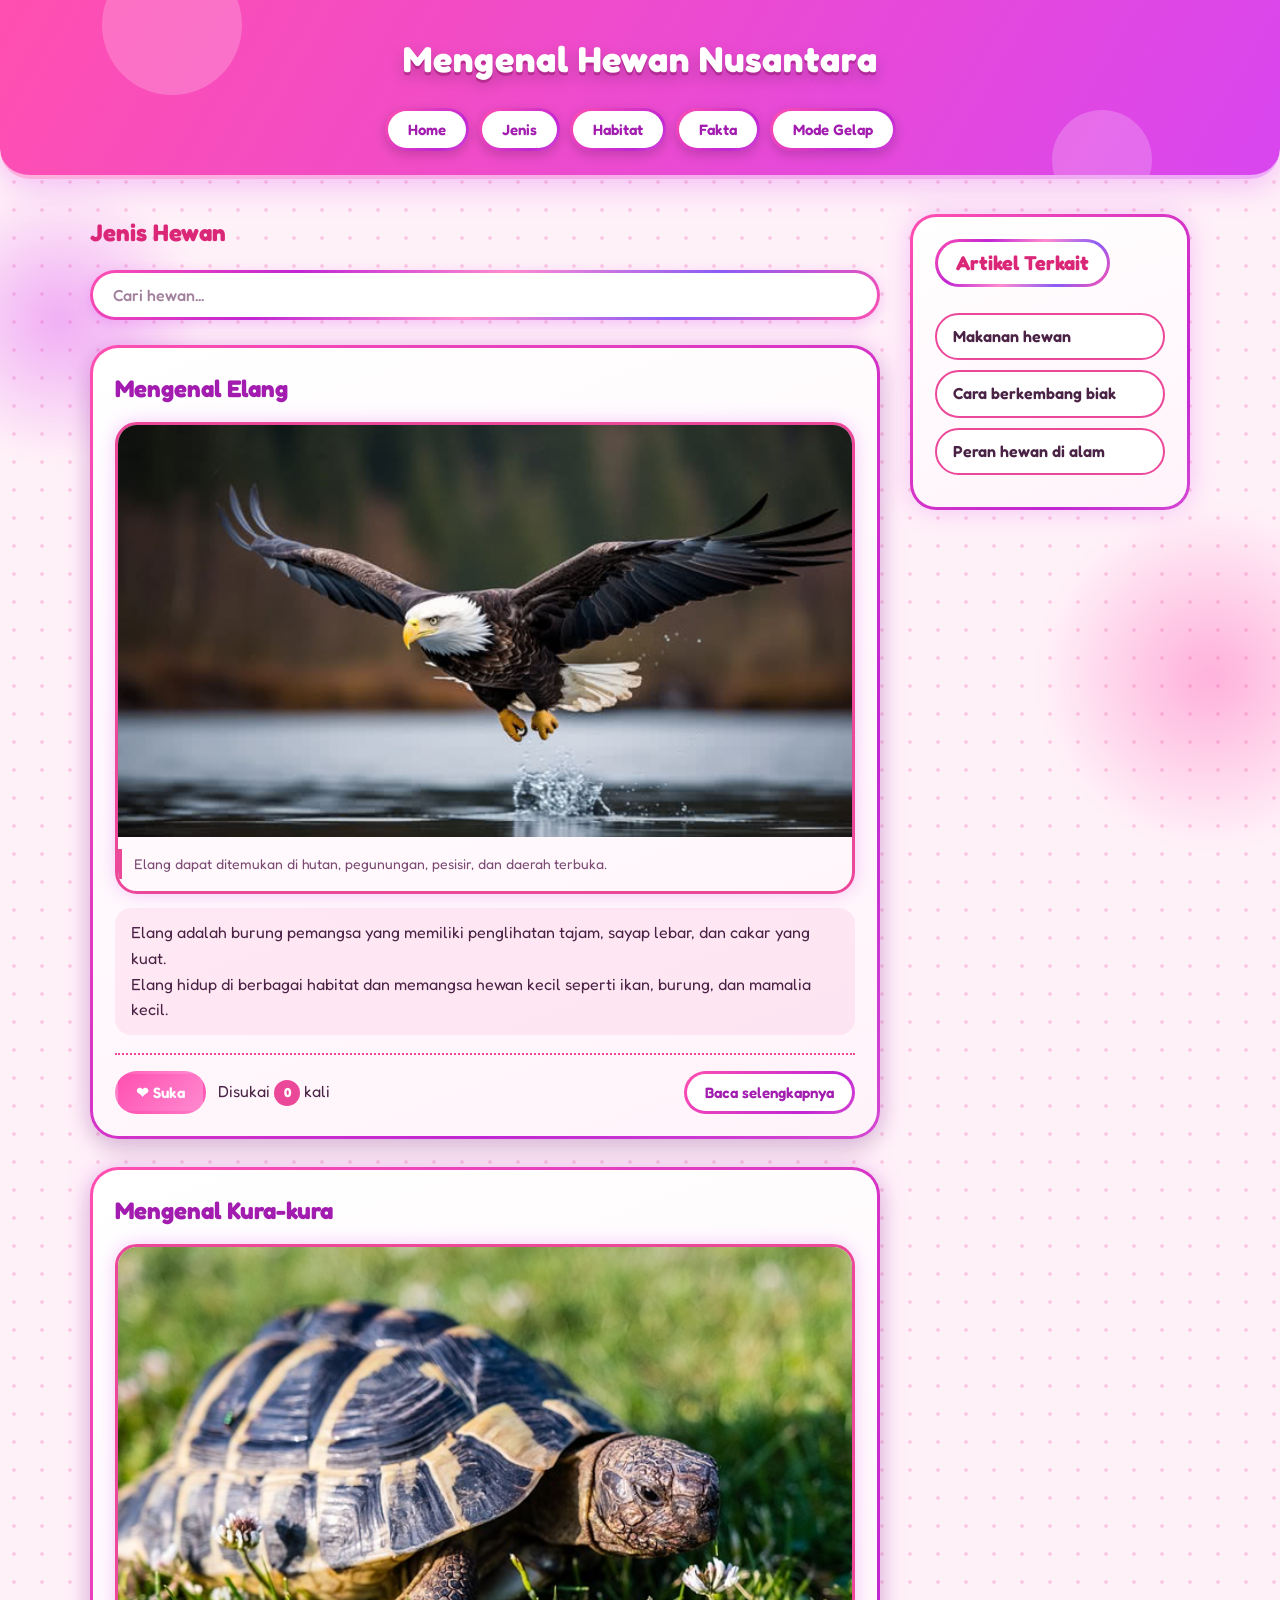
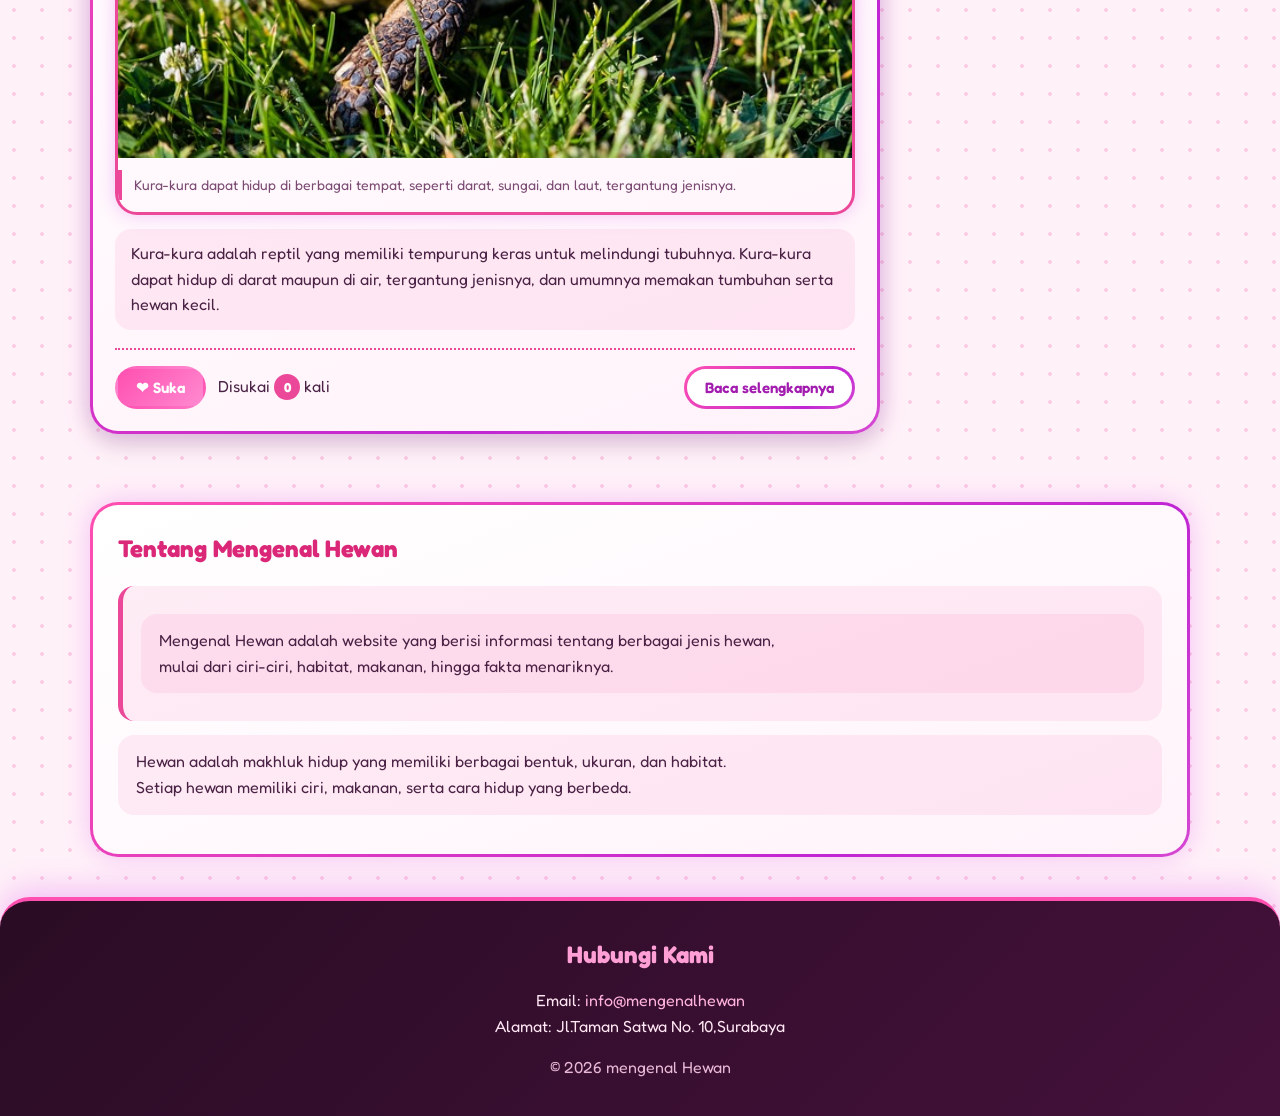
<file: index.html>
<!doctype html>
<html lang="id">
  <head>
    <meta charset="UTF-8" />
    <meta name="viewport" content="width=device-width, initial-scale=1.0" />
    <title>Mengenal Hewan</title>

    <link rel="stylesheet" href="style.css" />

    <!-- TAMBAHAN JS: menyambungkan file script.js. "defer" = tunggu HTML selesai dimuat dulu -->
    <script src="script.js" defer></script>

    <style>
      h1 {
        font-size: 20px;
        background-color: turquoise;
      }
    </style>
  </head>
  <body>
    <!--Header-->
    <header id="judul">
      <h1>Mengenal Hewan</h1>

      <!--Navigasi-->
      <nav id="navigasi">
        <a href="#">Home</a>
        <a href="jenis.html">Jenis</a>
        <a href="habitat.html">Habitat</a>
        <a href="fakta.html">Fakta</a>
        <!-- TAMBAHAN JS: tombol mode gelap -->
        <button id="tombol-gelap">Mode Gelap</button>
      </nav>
    </header>

    <!--Konten Utama-->
    <main>
      <!--Section-->
      <section id="jenis">
        <h2>Jenis Hewan</h2>

        <!-- TAMBAHAN JS (Tantangan 2, opsional): kotak cari hewan -->
        <input type="text" id="cari" placeholder="Cari hewan..." />

        <!--article 1-->
        <article class="kartu">
          <h3>Mengenal Elang</h3>
        
          <figure>
            <img src="pngtree-an-eagle-with-its-wings-spread-is-flying-out-of-the-image_2514034.jpg" alt="" width="400" height="225"
                 alt=""
                 width="400"
                 height="200" />
                 
            <figcaption>
              Elang dapat ditemukan di hutan, pegunungan, pesisir, dan daerah
              terbuka.
            </figcaption>
          </figure>

          <p>
            Elang adalah burung pemangsa yang memiliki penglihatan tajam, sayap
            lebar, dan cakar yang kuat. <br />
            Elang hidup di berbagai habitat dan memangsa hewan kecil seperti
            ikan, burung, dan mamalia kecil.
          </p>

          <!-- TAMBAHAN JS: teks tambahan (disembunyikan dulu lewat class "sembunyi") -->
          <p class="selengkapnya sembunyi">
            Elang membuat sarang di pohon tinggi atau tebing. Beberapa jenis
            elang di Indonesia, seperti Elang Jawa, termasuk satwa yang
            dilindungi.
          </p>

          <!-- TAMBAHAN JS: tombol Suka dan Baca selengkapnya -->
          <div class="aksi">
            <button class="btn-suka">❤ Suka</button>
            <span>Disukai <strong class="jumlah-suka">0</strong> kali</span>
            <button class="btn-baca">Baca selengkapnya</button>
          </div>
        </article>

        <!--article 2-->
        <article class="kartu">
          <h3>Mengenal Kura-kura</h3>
          
          <figure>
            <img src="turtle-3422221_640.jpg" alt="" width="400" height="200"
                 alt=""
                 width="400"
                 height="200" />
          
            <figcaption>
              Kura-kura dapat hidup di berbagai tempat, seperti darat, sungai,
              dan laut, tergantung jenisnya.
            </figcaption>
          </figure>
          <p>
            Kura-kura adalah reptil yang memiliki tempurung keras untuk
            melindungi tubuhnya. Kura-kura <br />
            dapat hidup di darat maupun di air, tergantung jenisnya, dan umumnya
            memakan tumbuhan serta hewan kecil.
          </p>

          <!-- TAMBAHAN JS: teks tambahan (disembunyikan dulu lewat class "sembunyi") -->
          <p class="selengkapnya sembunyi">
            Tempurung kura-kura menyatu dengan tulang punggung dan tulang
            rusuknya, sehingga kura-kura tidak bisa keluar dari tempurungnya.
            Beberapa jenis dapat hidup lebih dari 50 tahun.
          </p>

          <!-- TAMBAHAN JS: tombol Suka dan Baca selengkapnya -->
          <div class="aksi">
            <button class="btn-suka">❤ Suka</button>
            <span>Disukai <strong class="jumlah-suka">0</strong> kali</span>
            <button class="btn-baca">Baca selengkapnya</button>
          </div>
        </article>
      </section>

      <!--Aside/Sidebar-->
      <aside>
        <h2>Artikel Terkait</h2>
        <ul>
          <li><a href="#">Makanan hewan</a></li>
          <li><a href="#">Cara berkembang biak</a></li>
          <li><a href="#">Peran hewan di alam</a></li>
        </ul>
      </aside>

      <!--Section Tentang-->
      <section id="Tentang">
        <h2>Tentang Mengenal Hewan</h2>

        <div class="wrapper">
          <p>
            Mengenal Hewan adalah website yang berisi informasi tentang berbagai
            jenis hewan, <br />
            mulai dari ciri-ciri, habitat, makanan, hingga fakta menariknya.
          </p>
        </div>
        <p>
          Hewan adalah makhluk hidup yang memiliki berbagai bentuk, ukuran, dan
          habitat. <br />
          Setiap hewan memiliki ciri, makanan, serta cara hidup yang berbeda.
        </p>
      </section>
    </main>
    <!--Footer-->
    <footer id="kontak">
      <h2>Kontak</h2>

      <address class="alamat">
        Email:
        <a href="mailto:info@mengenalhewan">info@mengenalhewan</a>
        <br />

        Alamat: Jl.Taman Satwa No. 10,Surabaya
      </address>

      <p>&copy; 2026 mengenal Hewan</p>
    </footer>
  </body>
</html>
</file>
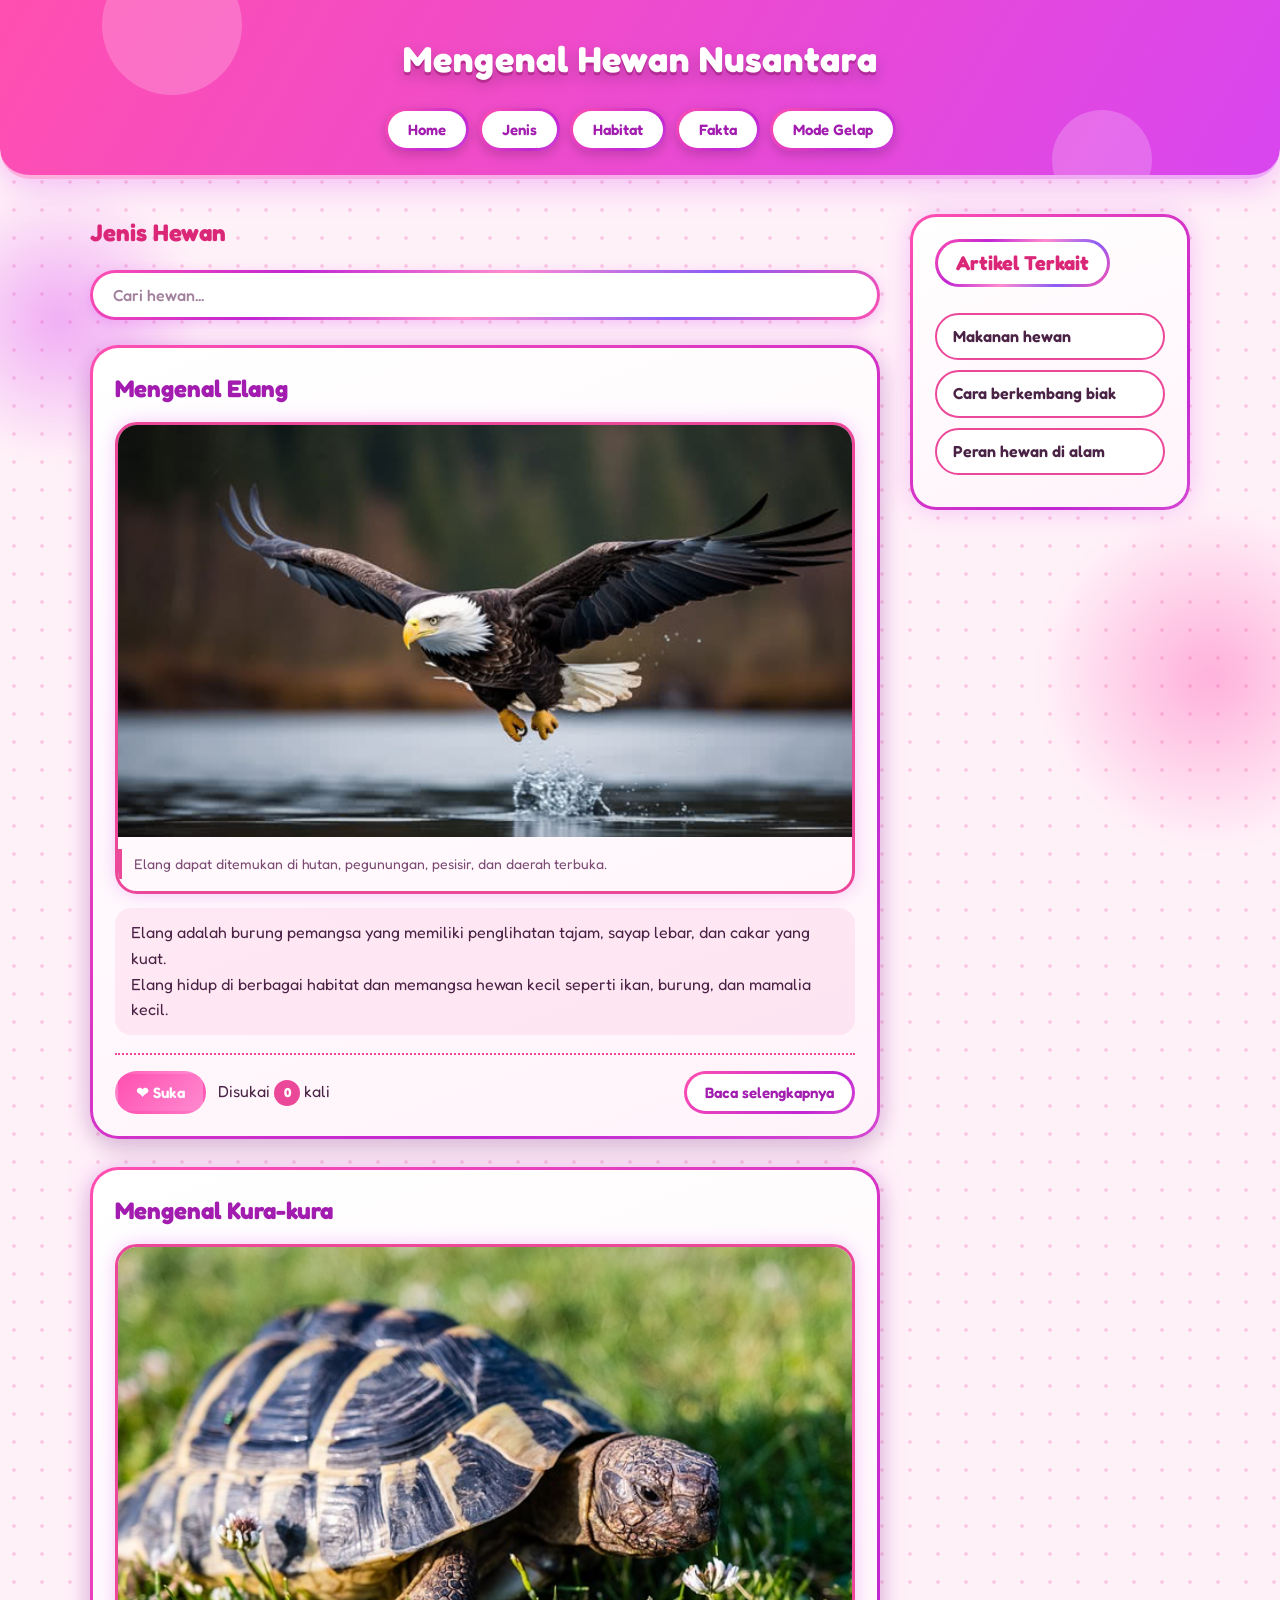
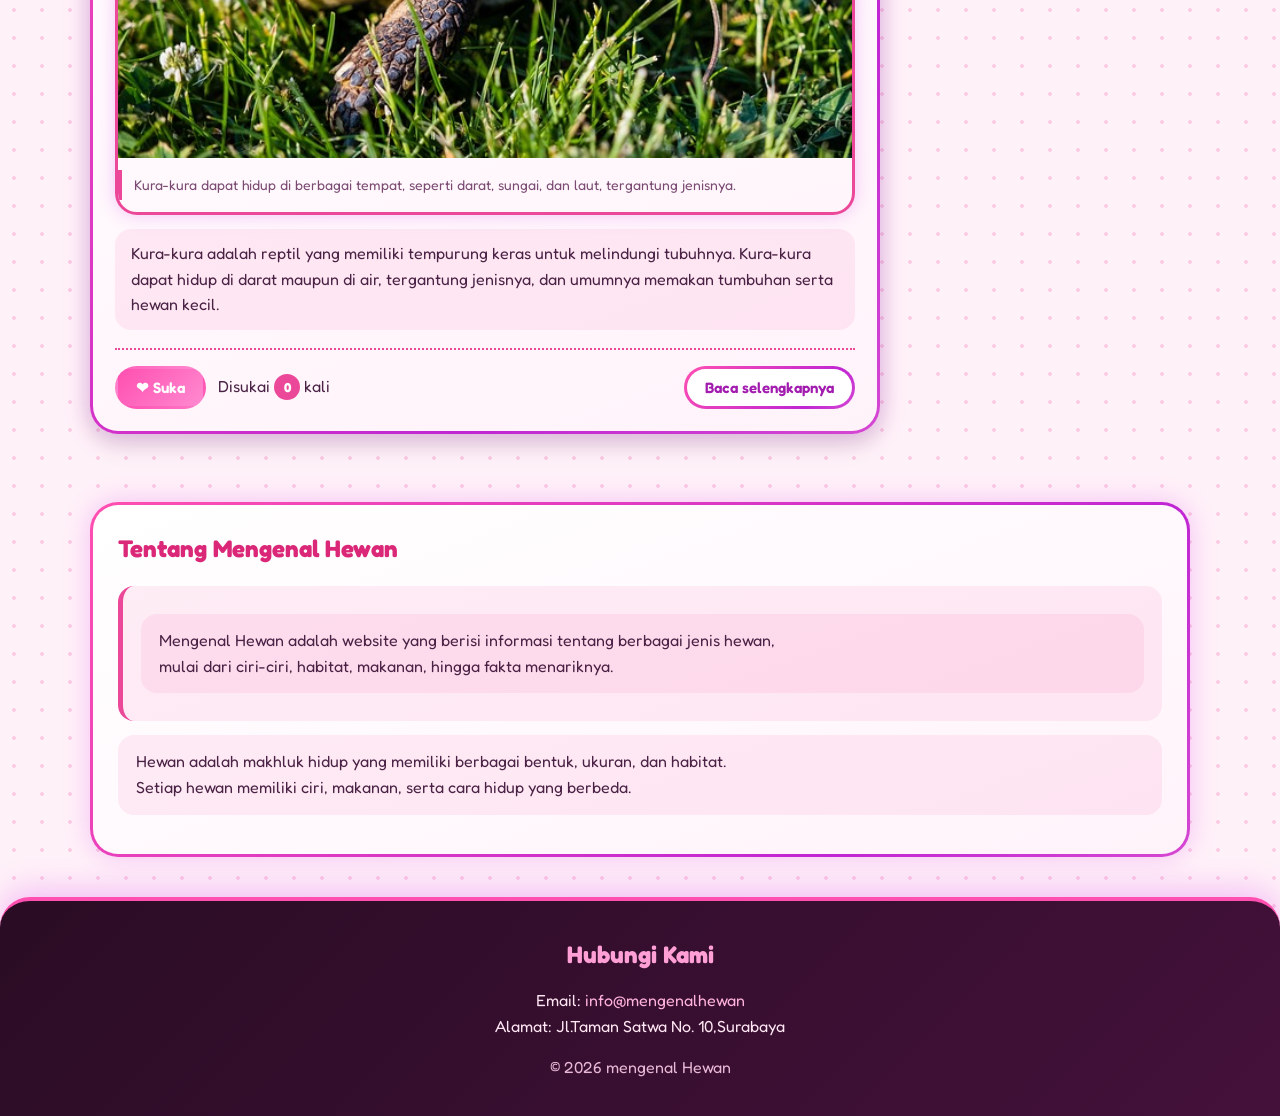
<file: html.css.js/index.html>
<!doctype html>
<html lang="id">
  <head>
    <meta charset="UTF-8" />
    <meta name="viewport" content="width=device-width, initial-scale=1.0" />
    <title>Mengenal Hewan</title>

    <link rel="stylesheet" href="style.css" />

    <!-- TAMBAHAN JS: menyambungkan file script.js. "defer" = tunggu HTML selesai dimuat dulu -->
    <script src="script.js" defer></script>

    <style>
      h1 {
        font-size: 20px;
        background-color: turquoise;
      }
    </style>
  </head>
  <body>
    <!--Header-->
    <header id="judul">
      <h1>Mengenal Hewan</h1>

      <!--Navigasi-->
      <nav id="navigasi">
        <a href="#">Home</a>
        <a href="jenis.html">Jenis</a>
        <a href="habitat.html">Habitat</a>
        <a href="fakta.html">Fakta</a>
        <!-- TAMBAHAN JS: tombol mode gelap -->
        <button id="tombol-gelap">Mode Gelap</button>
      </nav>
    </header>

    <!--Konten Utama-->
    <main>
      <!--Section-->
      <section id="jenis">
        <h2>Jenis Hewan</h2>

        <!-- TAMBAHAN JS (Tantangan 2, opsional): kotak cari hewan -->
        <input type="text" id="cari" placeholder="Cari hewan..." />

        <!--article 1-->
        <article class="kartu">
          <h3>Mengenal Elang</h3>
        
          <figure>
            <img src="pngtree-an-eagle-with-its-wings-spread-is-flying-out-of-the-image_2514034.jpg" alt="" width="400" height="225"
                 alt=""
                 width="400"
                 height="200" />
                 
            <figcaption>
              Elang dapat ditemukan di hutan, pegunungan, pesisir, dan daerah
              terbuka.
            </figcaption>
          </figure>

          <p>
            Elang adalah burung pemangsa yang memiliki penglihatan tajam, sayap
            lebar, dan cakar yang kuat. <br />
            Elang hidup di berbagai habitat dan memangsa hewan kecil seperti
            ikan, burung, dan mamalia kecil.
          </p>

          <!-- TAMBAHAN JS: teks tambahan (disembunyikan dulu lewat class "sembunyi") -->
          <p class="selengkapnya sembunyi">
            Elang membuat sarang di pohon tinggi atau tebing. Beberapa jenis
            elang di Indonesia, seperti Elang Jawa, termasuk satwa yang
            dilindungi.
          </p>

          <!-- TAMBAHAN JS: tombol Suka dan Baca selengkapnya -->
          <div class="aksi">
            <button class="btn-suka">❤ Suka</button>
            <span>Disukai <strong class="jumlah-suka">0</strong> kali</span>
            <button class="btn-baca">Baca selengkapnya</button>
          </div>
        </article>

        <!--article 2-->
        <article class="kartu">
          <h3>Mengenal Kura-kura</h3>
          
          <figure>
            <img src="turtle-3422221_640.jpg" alt="" width="400" height="200"
                 alt=""
                 width="400"
                 height="200" />
          
            <figcaption>
              Kura-kura dapat hidup di berbagai tempat, seperti darat, sungai,
              dan laut, tergantung jenisnya.
            </figcaption>
          </figure>
          <p>
            Kura-kura adalah reptil yang memiliki tempurung keras untuk
            melindungi tubuhnya. Kura-kura <br />
            dapat hidup di darat maupun di air, tergantung jenisnya, dan umumnya
            memakan tumbuhan serta hewan kecil.
          </p>

          <!-- TAMBAHAN JS: teks tambahan (disembunyikan dulu lewat class "sembunyi") -->
          <p class="selengkapnya sembunyi">
            Tempurung kura-kura menyatu dengan tulang punggung dan tulang
            rusuknya, sehingga kura-kura tidak bisa keluar dari tempurungnya.
            Beberapa jenis dapat hidup lebih dari 50 tahun.
          </p>

          <!-- TAMBAHAN JS: tombol Suka dan Baca selengkapnya -->
          <div class="aksi">
            <button class="btn-suka">❤ Suka</button>
            <span>Disukai <strong class="jumlah-suka">0</strong> kali</span>
            <button class="btn-baca">Baca selengkapnya</button>
          </div>
        </article>
      </section>



      

      <!--Aside/Sidebar-->
      <aside>
        <h2>Artikel Terkait</h2>
        <ul>
          <li><a href="#">Makanan hewan</a></li>
          <li><a href="#">Cara berkembang biak</a></li>
          <li><a href="#">Peran hewan di alam</a></li>
        </ul>
      </aside>

      <!--Section Tentang-->
      <section id="Tentang">
        <h2>Tentang Mengenal Hewan</h2>

        <div class="wrapper">
          <p>
            Mengenal Hewan adalah website yang berisi informasi tentang berbagai
            jenis hewan, <br />
            mulai dari ciri-ciri, habitat, makanan, hingga fakta menariknya.
          </p>
        </div>
        <p>
          Hewan adalah makhluk hidup yang memiliki berbagai bentuk, ukuran, dan
          habitat. <br />
          Setiap hewan memiliki ciri, makanan, serta cara hidup yang berbeda.
        </p>
      </section>
    </main>
    <!--Footer-->
    <footer id="kontak">
      <h2>Kontak</h2>

      <address class="alamat">
        Email:
        <a href="mailto:info@mengenalhewan">info@mengenalhewan</a>
        <br />

        Alamat: Jl.Taman Satwa No. 10,Surabaya
      </address>

      <p>&copy; 2026 mengenal Hewan</p>
    </footer>
  </body>
</html>
</file>
<file: style.css>
@import url("https://fonts.googleapis.com/css2?family=Fredoka:wght@400;500;600;700&display=swap");

/* =========================================================
   WARNA
   - Mode terang  = tema pink lembut dengan garis tepi berwarna
   - Mode gelap   = tampilan seperti di foto (ungu tua + pink neon)
   ========================================================= */
:root {
    --bg: #fff1f8;
    --titik: rgba(236, 72, 153, 0.22);
    --teks: #4a2245;
    --isi: linear-gradient(160deg, #ffffff, #fff3fa);      /* isi kartu */
    --isi-pil: linear-gradient(#ffffff, #ffffff);          /* isi tombol/pil */
    --panel: rgba(236, 72, 153, 0.09);
    --tepi: linear-gradient(135deg, #ff4fb0, #c026d3, #ff8ad0, #8b5cf6, #ff4fb0);
    --pink: #ec4899;
    --judul: #db2777;
    --h3: #a21caf;
    --caption: #7a4a72;
    --glow: rgba(217, 70, 239, 0.28);
    --btn-teks: #a21caf;
}

body.gelap {
    --bg: #150812;
    --titik: rgba(255, 79, 176, 0.16);
    --teks: #ffe6f3;
    --isi: linear-gradient(160deg, #3b1231, #1f0a1b);
    --isi-pil: linear-gradient(#2a0c24, #2a0c24);
    --panel: rgba(255, 255, 255, 0.07);
    --pink: #ff4fb0;
    --judul: #ff8ad0;
    --h3: #ff9fd6;
    --caption: #f0b6d8;
    --glow: rgba(255, 79, 176, 0.45);
    --btn-teks: #ffe6f3;
}

/* =========================================================
   DASAR
   ========================================================= */
* { box-sizing: border-box; margin: 0; padding: 0; }
html { scroll-behavior: smooth; }

body {
    font-family: "Fredoka", "Segoe UI", Arial, sans-serif;
    line-height: 1.6;
    color: var(--teks);
    background:
        radial-gradient(circle, var(--titik) 1.6px, transparent 1.8px) 0 0 / 28px 28px,
        var(--bg);
    transition: color 0.4s ease, background-color 0.4s ease;
}

/* =========================================================
   KEYFRAMES
   ========================================================= */
@keyframes gradienGerak { 0% { background-position: 0% 50%; } 50% { background-position: 100% 50%; } 100% { background-position: 0% 50%; } }
@keyframes munculAtas   { from { opacity: 0; transform: translateY(-25px); } to { opacity: 1; transform: none; } }
@keyframes munculBawah  { from { opacity: 0; transform: translateY(60px) scale(0.95); } to { opacity: 1; transform: none; } }
@keyframes masukKiri    { from { opacity: 0; transform: translateX(-90px); } to { opacity: 1; transform: none; } }
@keyframes masukKanan   { from { opacity: 0; transform: translateX(90px); } to { opacity: 1; transform: none; } }
@keyframes apung        { 0%, 100% { translate: 0 0; } 50% { translate: 0 -8px; } }
@keyframes zoomPelan    { from { scale: 1; } to { scale: 1.07; } }
@keyframes gelembung    { 0%, 100% { transform: translateY(0) scale(1); opacity: 0.4; } 50% { transform: translateY(-28px) scale(1.15); opacity: 0.7; } }
@keyframes denyut       { 0%, 100% { transform: scale(1); } 50% { transform: scale(1.1); } }
@keyframes goyang       { 0%, 100% { transform: rotate(0); } 25% { transform: rotate(-5deg); } 75% { transform: rotate(5deg); } }

/* gelembung cahaya di latar */
body::before, body::after {
    content: ""; position: fixed; z-index: -1; border-radius: 50%; pointer-events: none; filter: blur(8px);
}
body::before {
    width: 280px; height: 280px; top: 20%; left: -80px;
    background: radial-gradient(circle, rgba(217, 70, 239, 0.4), transparent 70%);
    animation: gelembung 9s ease-in-out infinite;
}
body::after {
    width: 340px; height: 340px; bottom: 6%; right: -100px;
    background: radial-gradient(circle, rgba(255, 79, 176, 0.4), transparent 70%);
    animation: gelembung 12s ease-in-out infinite reverse;
}

/* =========================================================
   HEADER
   ========================================================= */
#judul {
    position: relative; overflow: hidden; text-align: center;
    padding: 30px 20px 24px;
    background: linear-gradient(120deg, #ff4fb0, #d946ef, #ff8ad0, #ff4fb0);
    background-size: 300% 300%;
    border-bottom: 4px solid rgba(255, 255, 255, 0.55);
    border-radius: 0 0 30px 30px;
    box-shadow: 0 8px 30px var(--glow);
    animation: gradienGerak 12s ease infinite;
}
#judul::before, #judul::after {
    content: ""; position: absolute; border-radius: 50%;
    background: rgba(255, 255, 255, 0.2); pointer-events: none;
}
#judul::before { width: 140px; height: 140px; top: -45px; left: 8%; animation: gelembung 7s ease-in-out infinite; }
#judul::after  { width: 100px; height: 100px; bottom: -35px; right: 10%; animation: gelembung 9s ease-in-out infinite reverse; }

#judul h1 {                      /* menimpa <style> di HTML */
    position: relative;
    font-size: 36px; font-weight: 700; letter-spacing: 1px;
    color: #fff; background: transparent;
    text-shadow: 0 3px 0 rgba(120, 0, 80, 0.35), 0 6px 16px rgba(0, 0, 0, 0.2);
    margin-bottom: 20px;
    animation: munculAtas 0.9s ease backwards;
}

/* =========================================================
   NAVIGASI
   ========================================================= */
#navigasi { position: relative; z-index: 1; display: flex; justify-content: center; align-items: center; gap: 10px; flex-wrap: wrap; }

#navigasi a, #tombol-gelap {
    padding: 9px 20px; border: 3px solid transparent; border-radius: 999px;
    background: var(--isi-pil) padding-box, var(--tepi) border-box;
    background-size: 100% 100%, 300% 300%;
    color: var(--btn-teks); font: 600 15px "Fredoka", sans-serif; text-decoration: none; cursor: pointer;
    box-shadow: 0 4px 12px rgba(0, 0, 0, 0.18);
    transition: transform 0.3s ease, box-shadow 0.3s ease;
    animation: munculAtas 0.7s ease backwards;
}
#navigasi a:nth-child(1) { animation-delay: 0.15s; }
#navigasi a:nth-child(2) { animation-delay: 0.25s; }
#navigasi a:nth-child(3) { animation-delay: 0.35s; }
#navigasi a:nth-child(4) { animation-delay: 0.45s; }
#tombol-gelap { animation: munculAtas 0.7s 0.55s ease backwards, apung 3.5s ease-in-out 1.5s infinite; }

#navigasi a:hover, #tombol-gelap:hover {
    transform: translateY(-4px) scale(1.05);
    box-shadow: 0 10px 22px var(--glow);
    animation-name: none;
    background-position: 0 0, 100% 50%;
}
#navigasi a:active, #tombol-gelap:active { transform: scale(0.95); }

/* =========================================================
   LAYOUT: kartu di kiri, artikel terkait di kanan
   ========================================================= */
main {
    width: 92%; max-width: 1100px; margin: 35px auto;
    display: grid; grid-template-columns: minmax(0, 1fr) 280px; gap: 30px; align-items: start;
}
#jenis  { grid-column: 1; grid-row: 1; }
aside   { grid-column: 2; grid-row: 1; position: sticky; top: 20px; }
#Tentang { grid-column: 1 / -1; grid-row: 2; }

section h2 { color: var(--judul); font-weight: 700; margin-bottom: 18px; animation: masukKiri 0.8s ease backwards; }

/* =========================================================
   PENCARIAN
   ========================================================= */
#cari {
    width: 100%; padding: 12px 20px; margin-bottom: 25px;
    border: 3px solid transparent; border-radius: 999px; outline: none;
    background: var(--isi-pil) padding-box, var(--tepi) border-box;
    color: var(--teks); font: 500 16px "Fredoka", sans-serif;
    box-shadow: 0 4px 14px var(--glow);
    animation: munculBawah 0.8s 0.2s ease backwards;
    transition: transform 0.3s ease, box-shadow 0.3s ease;
}
#cari::placeholder { color: var(--caption); opacity: 0.7; }
#cari:focus { transform: scale(1.02); box-shadow: 0 0 0 5px var(--glow); }

/* =========================================================
   KARTU HEWAN  (garis tepi gradasi berwarna & bergerak)
   ========================================================= */
article {
    padding: 22px; margin-bottom: 28px;
    border: 3px solid transparent; border-radius: 28px;
    background: var(--isi) padding-box, var(--tepi) border-box;
    background-size: 100% 100%, 300% 300%;
    box-shadow: 0 0 26px var(--glow), 0 10px 24px rgba(0, 0, 0, 0.15);
    animation: munculBawah 0.8s ease backwards, apung 7s ease-in-out 1s infinite, gradienGerak 8s linear infinite;
    transition: transform 0.35s ease, box-shadow 0.35s ease;
}
article:nth-of-type(2) { animation-delay: 0.2s, 1.5s, 0s; }
article:hover { transform: translateY(-6px); box-shadow: 0 0 40px var(--glow), 0 16px 30px rgba(0, 0, 0, 0.25); }

article h3 { color: var(--h3); font-size: 24px; font-weight: 700; margin-bottom: 14px; }

figure {
    margin-bottom: 14px; overflow: hidden;
    border: 3px solid var(--pink); border-radius: 22px;
    box-shadow: 0 0 18px var(--glow);
}
figure img { display: block; width: 100%; height: auto; animation: zoomPelan 9s ease-in-out infinite alternate; transition: filter 0.5s ease; }
figure:hover img { filter: saturate(1.25) brightness(1.05); }

figcaption {
    margin: 12px 0; padding: 4px 0 4px 12px;
    border-left: 4px solid var(--pink);
    color: var(--caption); font-size: 14px;
}

article p, #jenis p {
    margin-bottom: 14px; padding: 12px 16px;
    background: var(--panel); border-radius: 16px;
}

/* teks "baca selengkapnya" */
.selengkapnya { animation: munculBawah 0.5s ease backwards; }
.sembunyi { display: none; }

/* =========================================================
   TOMBOL SUKA & BACA
   ========================================================= */
.aksi {
    display: flex; align-items: center; gap: 12px; flex-wrap: wrap;
    margin-top: 18px; padding-top: 16px; border-top: 2px dotted var(--pink);
}
.aksi button {
    padding: 9px 18px; border-radius: 999px; cursor: pointer;
    font: 600 15px "Fredoka", sans-serif;
    transition: transform 0.25s ease, box-shadow 0.25s ease;
}
.aksi button:active { transform: scale(0.92); }

.btn-suka {
    border: 3px solid transparent;
    background: linear-gradient(135deg, #ff4fb0, #ff8ad0); color: #fff;
    animation: denyut 2.8s ease-in-out infinite;
}
.btn-suka:hover { animation: goyang 0.6s ease; box-shadow: 0 6px 16px var(--glow); }

.jumlah-suka {
    display: inline-flex; align-items: center; justify-content: center;
    min-width: 26px; height: 26px; padding: 0 6px; border-radius: 50%;
    background: var(--pink); color: #fff; font-size: 13px;
}

.btn-baca {
    margin-left: auto; border: 3px solid transparent;
    background: var(--isi-pil) padding-box, var(--tepi) border-box;
    background-size: 100% 100%, 300% 300%;
    color: var(--btn-teks);
}
.btn-baca:hover { transform: scale(1.06); box-shadow: 0 6px 18px var(--glow); }

/* =========================================================
   ARTIKEL TERKAIT (sidebar)
   ========================================================= */
aside {
    padding: 22px; border: 3px solid transparent; border-radius: 26px;
    background: var(--isi) padding-box, var(--tepi) border-box;
    background-size: 100% 100%, 300% 300%;
    box-shadow: 0 0 26px var(--glow);
    animation: masukKiri 1s ease backwards, apung 9s ease-in-out 1.2s infinite, gradienGerak 8s linear infinite;
    transition: transform 0.4s ease, box-shadow 0.4s ease;
}
aside:hover { transform: translateY(-6px); box-shadow: 0 0 40px var(--glow); }

aside h2 {
    display: inline-block; padding: 5px 18px; margin-bottom: 16px;
    border: 3px solid transparent; border-radius: 999px;
    background: var(--isi-pil) padding-box, var(--tepi) border-box;
    color: var(--judul); font-size: 20px;
}
aside ul { list-style: none; }
aside li {
    margin: 10px 0; padding: 9px 16px;
    border: 2px solid var(--pink); border-radius: 999px;
    background: var(--isi-pil);
    transition: transform 0.3s ease, box-shadow 0.3s ease;
    animation: masukKiri 0.7s ease backwards;
}
aside li:nth-child(1) { animation-delay: 0.4s; }
aside li:nth-child(2) { animation-delay: 0.6s; }
aside li:nth-child(3) { animation-delay: 0.8s; }
aside li:hover { transform: translateX(10px); box-shadow: 0 6px 16px var(--glow); }
aside a { display: block; color: var(--teks); font-weight: 600; text-decoration: none; }
aside a:hover { color: var(--judul); }

/* =========================================================
   TENTANG
   ========================================================= */
#Tentang {
    padding: 25px; margin-top: 10px;
    border: 3px solid transparent; border-radius: 28px;
    background: var(--isi) padding-box, var(--tepi) border-box;
    background-size: 100% 100%, 300% 300%;
    box-shadow: 0 0 26px var(--glow);
    animation: masukKanan 1.1s ease backwards, apung 10s ease-in-out 1.4s infinite, gradienGerak 8s linear infinite;
    transition: transform 0.4s ease, box-shadow 0.4s ease;
}
#Tentang:hover { transform: translateY(-6px); box-shadow: 0 0 40px var(--glow); }
#Tentang p, .wrapper {
    margin: 14px 0; padding: 14px 18px; background: var(--panel); border-radius: 16px;
    transition: transform 0.3s ease;
}
.wrapper { border-left: 5px solid var(--pink); }
.wrapper p { margin: 0; padding: 0; background: none; }
#Tentang p:hover, .wrapper:hover { transform: translateY(-4px); }

/* =========================================================
   FOOTER
   ========================================================= */
#kontak {
    margin-top: 40px; padding: 35px 20px; text-align: center; color: #ffe6f3;
    background: linear-gradient(135deg, #2a0c24, #4a1240, #2a0c24);
    background-size: 250% 250%;
    border-top: 4px solid #ff4fb0; border-radius: 30px 30px 0 0;
    box-shadow: 0 -8px 30px var(--glow);
    animation: gradienGerak 14s ease infinite;
}
#kontak h2 { display: inline-block; margin-bottom: 14px; color: #ff9fd6; animation: apung 3s ease-in-out infinite; }
.alamat { font-style: normal; }
.alamat a { color: #ffb3dc; text-decoration: none; transition: color 0.3s; }
.alamat a:hover { color: #fff; }
#kontak p { margin-top: 16px; color: #e8b9d6; }

/* =========================================================
   ANIMASI SAAT SCROLL (Chrome, Edge, Safari baru)
   ========================================================= */
@supports (animation-timeline: view()) {
    article, article:nth-of-type(2) {
        animation: munculBawah linear backwards, apung 7s ease-in-out infinite, gradienGerak 8s linear infinite;
        animation-timeline: view(), auto, auto;
        animation-range: entry 0% entry 70%, normal, normal;
    }
    aside {
        animation: masukKiri linear backwards, apung 9s ease-in-out infinite, gradienGerak 8s linear infinite;
        animation-timeline: view(), auto, auto;
        animation-range: entry 0% entry 80%, normal, normal;
    }
    #Tentang {
        animation: masukKanan linear backwards, apung 10s ease-in-out infinite, gradienGerak 8s linear infinite;
        animation-timeline: view(), auto, auto;
        animation-range: entry 0% entry 80%, normal, normal;
    }
}

/* =========================================================
   RESPONSIF
   ========================================================= */
@media (max-width: 800px) {
    main { grid-template-columns: 1fr; }
    #jenis, aside, #Tentang { grid-column: 1; grid-row: auto; }
    aside { position: static; }
    #judul h1 { font-size: 27px; }
    .btn-baca { margin-left: 0; }
}

@media (prefers-reduced-motion: reduce) {
    *, *::before, *::after { animation: none !important; transition: none !important; }
}
</file>
<file: html.css.js/style.css>
@import url("https://fonts.googleapis.com/css2?family=Fredoka:wght@400;500;600;700&display=swap");

/* =========================================================
   WARNA
   - Mode terang  = tema pink lembut dengan garis tepi berwarna
   - Mode gelap   = tampilan seperti di foto (ungu tua + pink neon)
   ========================================================= */
:root {
    --bg: #fff1f8;
    --titik: rgba(236, 72, 153, 0.22);
    --teks: #4a2245;
    --isi: linear-gradient(160deg, #ffffff, #fff3fa);      /* isi kartu */
    --isi-pil: linear-gradient(#ffffff, #ffffff);          /* isi tombol/pil */
    --panel: rgba(236, 72, 153, 0.09);
    --tepi: linear-gradient(135deg, #ff4fb0, #c026d3, #ff8ad0, #8b5cf6, #ff4fb0);
    --pink: #ec4899;
    --judul: #db2777;
    --h3: #a21caf;
    --caption: #7a4a72;
    --glow: rgba(217, 70, 239, 0.28);
    --btn-teks: #a21caf;
}

body.gelap {
    --bg: #150812;
    --titik: rgba(255, 79, 176, 0.16);
    --teks: #ffe6f3;
    --isi: linear-gradient(160deg, #3b1231, #1f0a1b);
    --isi-pil: linear-gradient(#2a0c24, #2a0c24);
    --panel: rgba(255, 255, 255, 0.07);
    --pink: #ff4fb0;
    --judul: #ff8ad0;
    --h3: #ff9fd6;
    --caption: #f0b6d8;
    --glow: rgba(255, 79, 176, 0.45);
    --btn-teks: #ffe6f3;
}

/* =========================================================
   DASAR
   ========================================================= */
* { box-sizing: border-box; margin: 0; padding: 0; }
html { scroll-behavior: smooth; }

body {
    font-family: "Fredoka", "Segoe UI", Arial, sans-serif;
    line-height: 1.6;
    color: var(--teks);
    background:
        radial-gradient(circle, var(--titik) 1.6px, transparent 1.8px) 0 0 / 28px 28px,
        var(--bg);
    transition: color 0.4s ease, background-color 0.4s ease;
}

/* =========================================================
   KEYFRAMES
   ========================================================= */
@keyframes gradienGerak { 0% { background-position: 0% 50%; } 50% { background-position: 100% 50%; } 100% { background-position: 0% 50%; } }
@keyframes munculAtas   { from { opacity: 0; transform: translateY(-25px); } to { opacity: 1; transform: none; } }
@keyframes munculBawah  { from { opacity: 0; transform: translateY(60px) scale(0.95); } to { opacity: 1; transform: none; } }
@keyframes masukKiri    { from { opacity: 0; transform: translateX(-90px); } to { opacity: 1; transform: none; } }
@keyframes masukKanan   { from { opacity: 0; transform: translateX(90px); } to { opacity: 1; transform: none; } }
@keyframes apung        { 0%, 100% { translate: 0 0; } 50% { translate: 0 -8px; } }
@keyframes zoomPelan    { from { scale: 1; } to { scale: 1.07; } }
@keyframes gelembung    { 0%, 100% { transform: translateY(0) scale(1); opacity: 0.4; } 50% { transform: translateY(-28px) scale(1.15); opacity: 0.7; } }
@keyframes denyut       { 0%, 100% { transform: scale(1); } 50% { transform: scale(1.1); } }
@keyframes goyang       { 0%, 100% { transform: rotate(0); } 25% { transform: rotate(-5deg); } 75% { transform: rotate(5deg); } }

/* gelembung cahaya di latar */
body::before, body::after {
    content: ""; position: fixed; z-index: -1; border-radius: 50%; pointer-events: none; filter: blur(8px);
}
body::before {
    width: 280px; height: 280px; top: 20%; left: -80px;
    background: radial-gradient(circle, rgba(217, 70, 239, 0.4), transparent 70%);
    animation: gelembung 9s ease-in-out infinite;
}
body::after {
    width: 340px; height: 340px; bottom: 6%; right: -100px;
    background: radial-gradient(circle, rgba(255, 79, 176, 0.4), transparent 70%);
    animation: gelembung 12s ease-in-out infinite reverse;
}

/* =========================================================
   HEADER
   ========================================================= */
#judul {
    position: relative; overflow: hidden; text-align: center;
    padding: 30px 20px 24px;
    background: linear-gradient(120deg, #ff4fb0, #d946ef, #ff8ad0, #ff4fb0);
    background-size: 300% 300%;
    border-bottom: 4px solid rgba(255, 255, 255, 0.55);
    border-radius: 0 0 30px 30px;
    box-shadow: 0 8px 30px var(--glow);
    animation: gradienGerak 12s ease infinite;
}
#judul::before, #judul::after {
    content: ""; position: absolute; border-radius: 50%;
    background: rgba(255, 255, 255, 0.2); pointer-events: none;
}
#judul::before { width: 140px; height: 140px; top: -45px; left: 8%; animation: gelembung 7s ease-in-out infinite; }
#judul::after  { width: 100px; height: 100px; bottom: -35px; right: 10%; animation: gelembung 9s ease-in-out infinite reverse; }

#judul h1 {                      /* menimpa <style> di HTML */
    position: relative;
    font-size: 36px; font-weight: 700; letter-spacing: 1px;
    color: #fff; background: transparent;
    text-shadow: 0 3px 0 rgba(120, 0, 80, 0.35), 0 6px 16px rgba(0, 0, 0, 0.2);
    margin-bottom: 20px;
    animation: munculAtas 0.9s ease backwards;
}

/* =========================================================
   NAVIGASI
   ========================================================= */
#navigasi { position: relative; z-index: 1; display: flex; justify-content: center; align-items: center; gap: 10px; flex-wrap: wrap; }

#navigasi a, #tombol-gelap {
    padding: 9px 20px; border: 3px solid transparent; border-radius: 999px;
    background: var(--isi-pil) padding-box, var(--tepi) border-box;
    background-size: 100% 100%, 300% 300%;
    color: var(--btn-teks); font: 600 15px "Fredoka", sans-serif; text-decoration: none; cursor: pointer;
    box-shadow: 0 4px 12px rgba(0, 0, 0, 0.18);
    transition: transform 0.3s ease, box-shadow 0.3s ease;
    animation: munculAtas 0.7s ease backwards;
}
#navigasi a:nth-child(1) { animation-delay: 0.15s; }
#navigasi a:nth-child(2) { animation-delay: 0.25s; }
#navigasi a:nth-child(3) { animation-delay: 0.35s; }
#navigasi a:nth-child(4) { animation-delay: 0.45s; }
#tombol-gelap { animation: munculAtas 0.7s 0.55s ease backwards, apung 3.5s ease-in-out 1.5s infinite; }

#navigasi a:hover, #tombol-gelap:hover {
    transform: translateY(-4px) scale(1.05);
    box-shadow: 0 10px 22px var(--glow);
    animation-name: none;
    background-position: 0 0, 100% 50%;
}
#navigasi a:active, #tombol-gelap:active { transform: scale(0.95); }

/* =========================================================
   LAYOUT: kartu di kiri, artikel terkait di kanan
   ========================================================= */
main {
    width: 92%; max-width: 1100px; margin: 35px auto;
    display: grid; grid-template-columns: minmax(0, 1fr) 280px; gap: 30px; align-items: start;
}
#jenis  { grid-column: 1; grid-row: 1; }
aside   { grid-column: 2; grid-row: 1; position: sticky; top: 20px; }
#Tentang { grid-column: 1 / -1; grid-row: 2; }

section h2 { color: var(--judul); font-weight: 700; margin-bottom: 18px; animation: masukKiri 0.8s ease backwards; }

/* =========================================================
   PENCARIAN
   ========================================================= */
#cari {
    width: 100%; padding: 12px 20px; margin-bottom: 25px;
    border: 3px solid transparent; border-radius: 999px; outline: none;
    background: var(--isi-pil) padding-box, var(--tepi) border-box;
    color: var(--teks); font: 500 16px "Fredoka", sans-serif;
    box-shadow: 0 4px 14px var(--glow);
    animation: munculBawah 0.8s 0.2s ease backwards;
    transition: transform 0.3s ease, box-shadow 0.3s ease;
}
#cari::placeholder { color: var(--caption); opacity: 0.7; }
#cari:focus { transform: scale(1.02); box-shadow: 0 0 0 5px var(--glow); }

/* =========================================================
   KARTU HEWAN  (garis tepi gradasi berwarna & bergerak)
   ========================================================= */
article {
    padding: 22px; margin-bottom: 28px;
    border: 3px solid transparent; border-radius: 28px;
    background: var(--isi) padding-box, var(--tepi) border-box;
    background-size: 100% 100%, 300% 300%;
    box-shadow: 0 0 26px var(--glow), 0 10px 24px rgba(0, 0, 0, 0.15);
    animation: munculBawah 0.8s ease backwards, apung 7s ease-in-out 1s infinite, gradienGerak 8s linear infinite;
    transition: transform 0.35s ease, box-shadow 0.35s ease;
}
article:nth-of-type(2) { animation-delay: 0.2s, 1.5s, 0s; }
article:hover { transform: translateY(-6px); box-shadow: 0 0 40px var(--glow), 0 16px 30px rgba(0, 0, 0, 0.25); }

article h3 { color: var(--h3); font-size: 24px; font-weight: 700; margin-bottom: 14px; }

figure {
    margin-bottom: 14px; overflow: hidden;
    border: 3px solid var(--pink); border-radius: 22px;
    box-shadow: 0 0 18px var(--glow);
}
figure img { display: block; width: 100%; height: auto; animation: zoomPelan 9s ease-in-out infinite alternate; transition: filter 0.5s ease; }
figure:hover img { filter: saturate(1.25) brightness(1.05); }

figcaption {
    margin: 12px 0; padding: 4px 0 4px 12px;
    border-left: 4px solid var(--pink);
    color: var(--caption); font-size: 14px;
}

article p, #jenis p {
    margin-bottom: 14px; padding: 12px 16px;
    background: var(--panel); border-radius: 16px;
}

/* teks "baca selengkapnya" */
.selengkapnya { animation: munculBawah 0.5s ease backwards; }
.sembunyi { display: none; }

/* =========================================================
   TOMBOL SUKA & BACA
   ========================================================= */
.aksi {
    display: flex; align-items: center; gap: 12px; flex-wrap: wrap;
    margin-top: 18px; padding-top: 16px; border-top: 2px dotted var(--pink);
}
.aksi button {
    padding: 9px 18px; border-radius: 999px; cursor: pointer;
    font: 600 15px "Fredoka", sans-serif;
    transition: transform 0.25s ease, box-shadow 0.25s ease;
}
.aksi button:active { transform: scale(0.92); }

.btn-suka {
    border: 3px solid transparent;
    background: linear-gradient(135deg, #ff4fb0, #ff8ad0); color: #fff;
    animation: denyut 2.8s ease-in-out infinite;
}
.btn-suka:hover { animation: goyang 0.6s ease; box-shadow: 0 6px 16px var(--glow); }

.jumlah-suka {
    display: inline-flex; align-items: center; justify-content: center;
    min-width: 26px; height: 26px; padding: 0 6px; border-radius: 50%;
    background: var(--pink); color: #fff; font-size: 13px;
}

.btn-baca {
    margin-left: auto; border: 3px solid transparent;
    background: var(--isi-pil) padding-box, var(--tepi) border-box;
    background-size: 100% 100%, 300% 300%;
    color: var(--btn-teks);
}
.btn-baca:hover { transform: scale(1.06); box-shadow: 0 6px 18px var(--glow); }

/* =========================================================
   ARTIKEL TERKAIT (sidebar)
   ========================================================= */
aside {
    padding: 22px; border: 3px solid transparent; border-radius: 26px;
    background: var(--isi) padding-box, var(--tepi) border-box;
    background-size: 100% 100%, 300% 300%;
    box-shadow: 0 0 26px var(--glow);
    animation: masukKiri 1s ease backwards, apung 9s ease-in-out 1.2s infinite, gradienGerak 8s linear infinite;
    transition: transform 0.4s ease, box-shadow 0.4s ease;
}
aside:hover { transform: translateY(-6px); box-shadow: 0 0 40px var(--glow); }

aside h2 {
    display: inline-block; padding: 5px 18px; margin-bottom: 16px;
    border: 3px solid transparent; border-radius: 999px;
    background: var(--isi-pil) padding-box, var(--tepi) border-box;
    color: var(--judul); font-size: 20px;
}
aside ul { list-style: none; }
aside li {
    margin: 10px 0; padding: 9px 16px;
    border: 2px solid var(--pink); border-radius: 999px;
    background: var(--isi-pil);
    transition: transform 0.3s ease, box-shadow 0.3s ease;
    animation: masukKiri 0.7s ease backwards;
}
aside li:nth-child(1) { animation-delay: 0.4s; }
aside li:nth-child(2) { animation-delay: 0.6s; }
aside li:nth-child(3) { animation-delay: 0.8s; }
aside li:hover { transform: translateX(10px); box-shadow: 0 6px 16px var(--glow); }
aside a { display: block; color: var(--teks); font-weight: 600; text-decoration: none; }
aside a:hover { color: var(--judul); }

/* =========================================================
   TENTANG
   ========================================================= */
#Tentang {
    padding: 25px; margin-top: 10px;
    border: 3px solid transparent; border-radius: 28px;
    background: var(--isi) padding-box, var(--tepi) border-box;
    background-size: 100% 100%, 300% 300%;
    box-shadow: 0 0 26px var(--glow);
    animation: masukKanan 1.1s ease backwards, apung 10s ease-in-out 1.4s infinite, gradienGerak 8s linear infinite;
    transition: transform 0.4s ease, box-shadow 0.4s ease;
}
#Tentang:hover { transform: translateY(-6px); box-shadow: 0 0 40px var(--glow); }
#Tentang p, .wrapper {
    margin: 14px 0; padding: 14px 18px; background: var(--panel); border-radius: 16px;
    transition: transform 0.3s ease;
}
.wrapper { border-left: 5px solid var(--pink); }
.wrapper p { margin: 0; padding: 0; background: none; }
#Tentang p:hover, .wrapper:hover { transform: translateY(-4px); }

/* =========================================================
   FOOTER
   ========================================================= */
#kontak {
    margin-top: 40px; padding: 35px 20px; text-align: center; color: #ffe6f3;
    background: linear-gradient(135deg, #2a0c24, #4a1240, #2a0c24);
    background-size: 250% 250%;
    border-top: 4px solid #ff4fb0; border-radius: 30px 30px 0 0;
    box-shadow: 0 -8px 30px var(--glow);
    animation: gradienGerak 14s ease infinite;
}
#kontak h2 { display: inline-block; margin-bottom: 14px; color: #ff9fd6; animation: apung 3s ease-in-out infinite; }
.alamat { font-style: normal; }
.alamat a { color: #ffb3dc; text-decoration: none; transition: color 0.3s; }
.alamat a:hover { color: #fff; }
#kontak p { margin-top: 16px; color: #e8b9d6; }

/* =========================================================
   ANIMASI SAAT SCROLL (Chrome, Edge, Safari baru)
   ========================================================= */
@supports (animation-timeline: view()) {
    article, article:nth-of-type(2) {
        animation: munculBawah linear backwards, apung 7s ease-in-out infinite, gradienGerak 8s linear infinite;
        animation-timeline: view(), auto, auto;
        animation-range: entry 0% entry 70%, normal, normal;
    }
    aside {
        animation: masukKiri linear backwards, apung 9s ease-in-out infinite, gradienGerak 8s linear infinite;
        animation-timeline: view(), auto, auto;
        animation-range: entry 0% entry 80%, normal, normal;
    }
    #Tentang {
        animation: masukKanan linear backwards, apung 10s ease-in-out infinite, gradienGerak 8s linear infinite;
        animation-timeline: view(), auto, auto;
        animation-range: entry 0% entry 80%, normal, normal;
    }
}

/* =========================================================
   RESPONSIF
   ========================================================= */
@media (max-width: 800px) {
    main { grid-template-columns: 1fr; }
    #jenis, aside, #Tentang { grid-column: 1; grid-row: auto; }
    aside { position: static; }
    #judul h1 { font-size: 27px; }
    .btn-baca { margin-left: 0; }
}

@media (prefers-reduced-motion: reduce) {
    *, *::before, *::after { animation: none !important; transition: none !important; }
}
</file>
